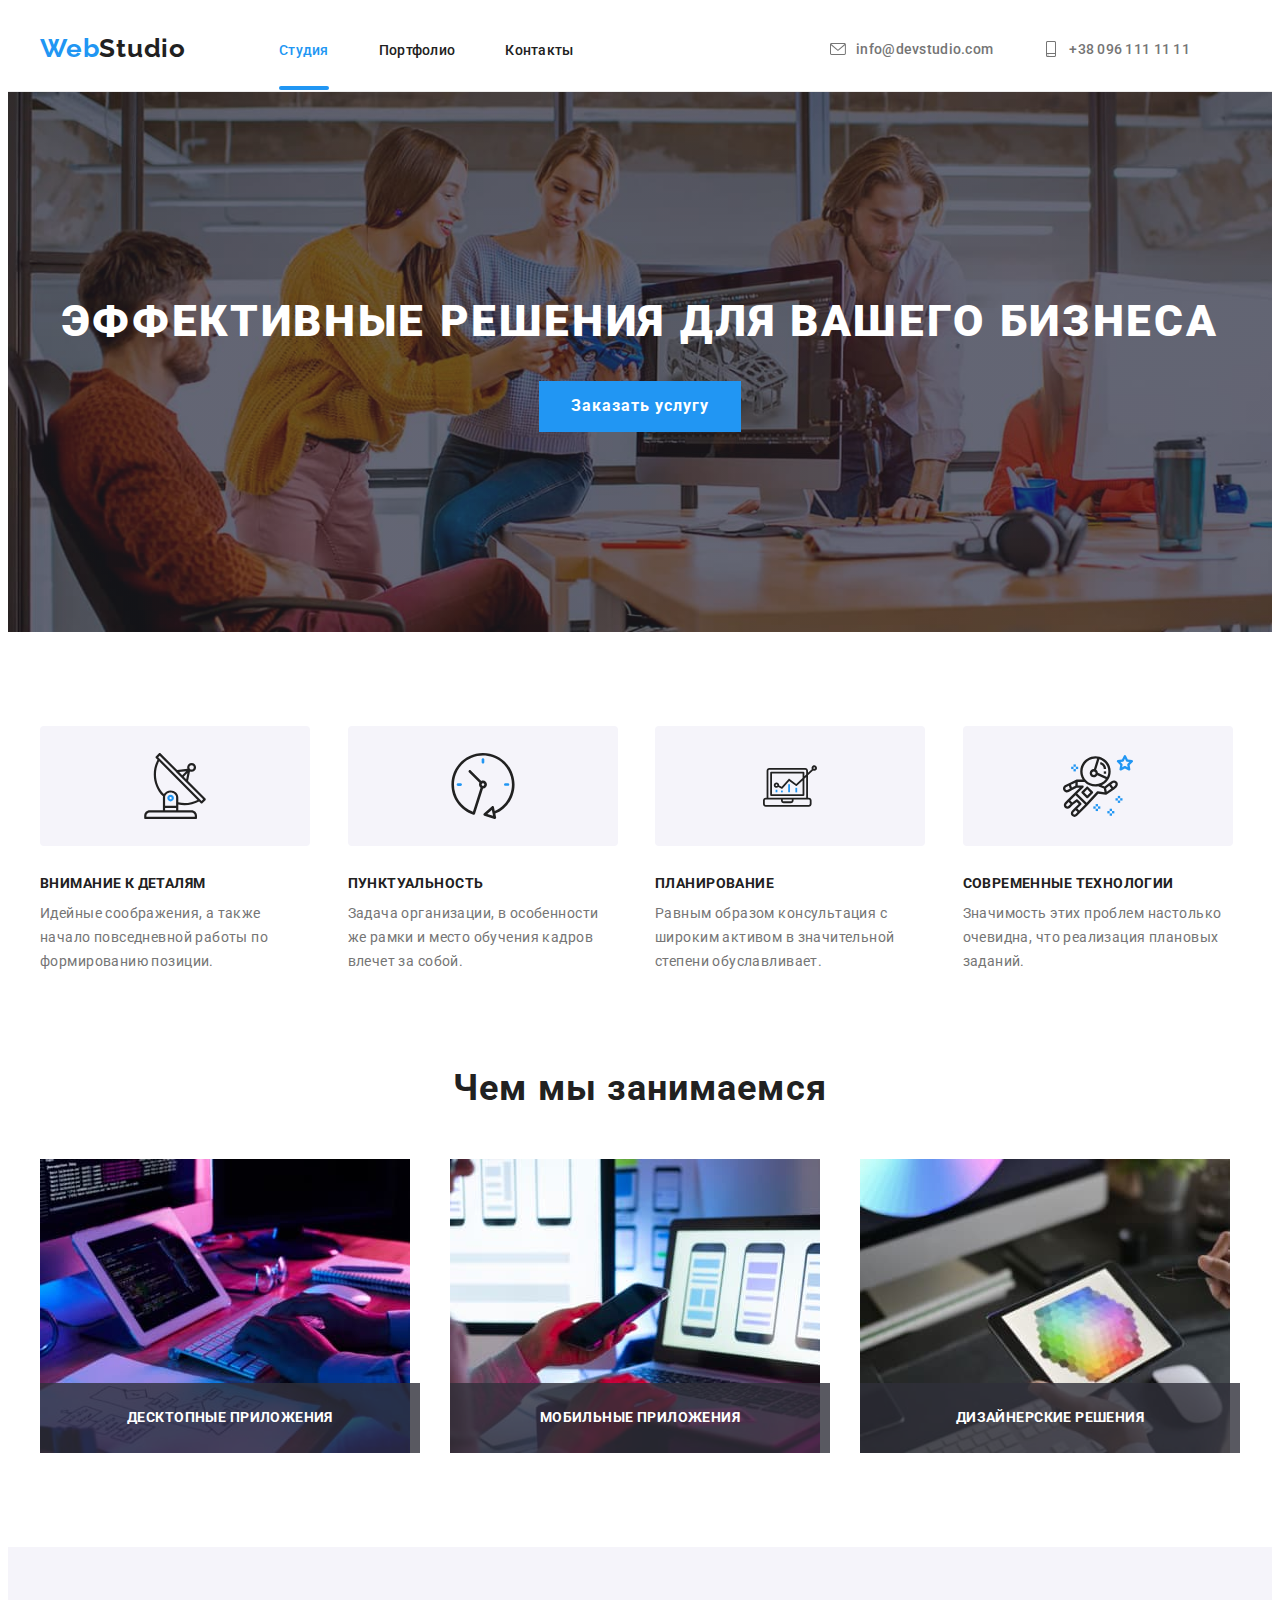
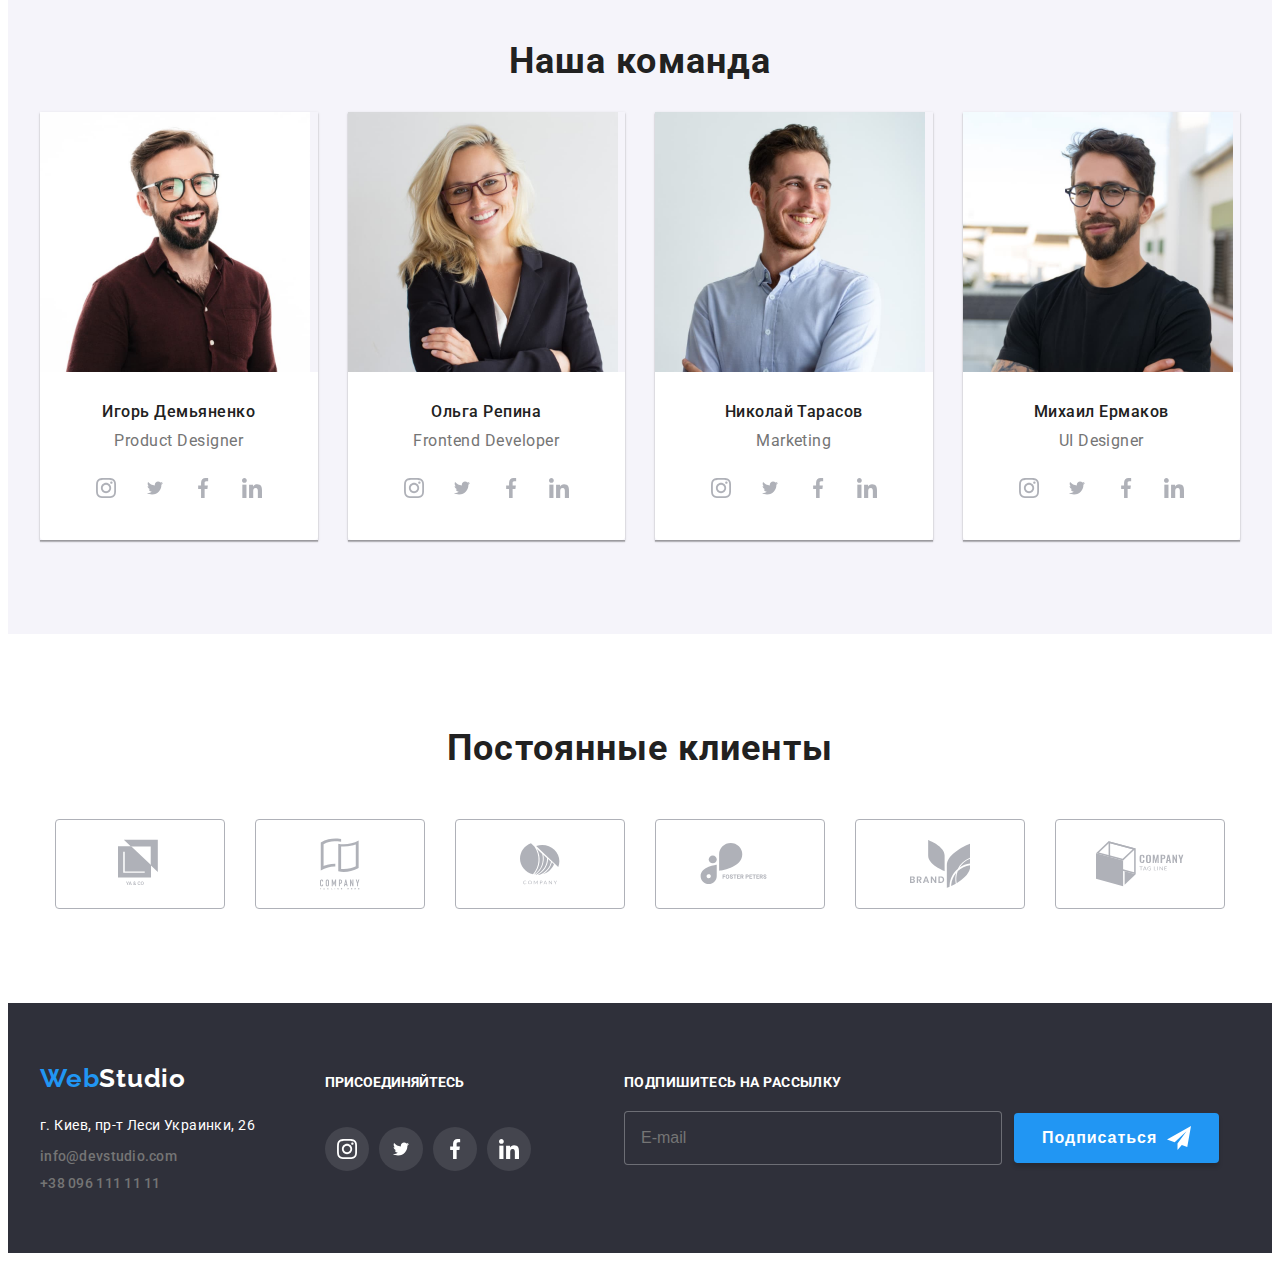
<file: index.html>
<!DOCTYPE html>
<html lang="ru">

<head>
    <meta charset='utf-8'>
    <meta http-equiv='X-UA-Compatible' content='IE=edge'>
    <meta name='viewport' content='width=device-width, initial-scale=1'>
    <title>Студия</title>
    <link rel="preconnect" href="https://fonts.gstatic.com">
    <link href="https://fonts.googleapis.com/css2?family=Raleway:wght@700&family=Roboto:wght@400;500;700;900&display=swap"
        rel="stylesheet">
    <link rel="stylesheet" href="https://cdnjs.cloudflare.com/ajax/libs/modern-normalize/1.0.0/modern-normalize.min.css" integrity="sha512-ISS7cAi1PEhQ8jnbJpJZMd29NlhNj4AWYyLOSp2CE/CsHxTCu+r+t0D2yoJudVrd0/8fTVPUVDzY5Tvli75u/g==" crossorigin="anonymous" />
    <link rel="stylesheet" href="https://cdnjs.cloudflare.com/ajax/libs/animate.css/4.1.1/animate.min.css" />
    <link rel="stylesheet" href="./css/main.min.css">

</head>
<body>
    <header class="header">
        <div class="container header__wrapper">
                <a class="logo header__logo link" href="" lang="en">Web<span class="logo__studio">Studio</span></a>
                <nav class="nav">
                <ul class="nav__list list">
                    <li class="nav__item">
                        <a class="nav__link nav__current link " href="">Студия</a>
                    </li>
                    <li class="nav__item">
                        <a class="nav__link link" href="./portfolio.html">Портфолио</a>
                    </li>
                    <li class="nav__item">
                        <a class="nav__link link" href="">Контакты</a>
                    </li>
                </ul>
            </nav>
            <ul class="contacts list">
                <li class="contacts__item">
                    <a class="contacts__link link" href="mailto:info@devstudio.com">
                        <svg class="contacts__icon" style="
                               width: 16px;
                               height: 12px;">
                            <use href="./images/icons/symbol-defs.svg#icon-envelope"></use>
                        </svg>
                        info@devstudio.com</a>
                </li>
                <li class="contacts__item">
                    <a class="contacts__link link" href="tel:+380961111111">
                        <svg class="contacts__icon" style="
                                    width: 16px;
                                    height: 16px;">
                            <use href="./images/icons/symbol-defs.svg#icon-smartphone"></use>
                        </svg>
                        +38 096 111 11 11</a>
                </li>
            </ul>
        </div>
    </header>
    <main>
        <!--HERO-->
        <section class="hero">
            <div class="container">
                <h1 class="hero-title">Эффективные решения для вашего бизнеса</h1>
                <button class="modal-btn" type="button" data-modal-open>Заказать услугу</button>
            </div>
        </section>
        
        <section class="qualities">
            <div class="container">
            <h2  class="visually-hidden">Характеристики</h2>
            <ul class="qualities__list list">
                <li class="qualities__item">
                    <div class="qualities__icon">
                    <svg style="
                    width: 66px;
                    height: 70px;">
                        <use href="./images/icons/symbol-defs.svg#icon-antenna"></use>
                    </svg>
                </div>
                    <h3 class="qualities__title">Внимание к деталям</h3>
                    <p class="description">Идейные соображения, а также начало повседневной работы по формированию позиции.</p>
                <li class="qualities__item">
                    <div class="qualities__icon">
                        <svg style="
                    width: 66px;
                    height: 70px;">
                            <use href="./images/icons/symbol-defs.svg#icon-clock"></use>
                        </svg>
                    </div>
                    <h3 class="qualities__title">Пунктуальность</h3>
                    <p class="description">Задача организации, в особенности же рамки и место обучения кадров влечет за собой.</p>
                </li>
                <li class="qualities__item">
                    <div class="qualities__icon">
                        <svg style="
                    width: 70px;
                    height: 54px;">
                            <use href="./images/icons/symbol-defs.svg#icon-diagram"></use>
                        </svg>
                    </div>
                    <h3 class="qualities__title">Планирование</h3>
                    <p class="description">Равным образом консультация с широким активом в значительной степени обуславливает.</p>
                </li>
                <li class="qualities__item">
                    <div class="qualities__icon">
                        <svg style="
                    width: 70px;
                    height: 70px;">
                            <use href="./images/icons/symbol-defs.svg#icon-astronaut"></use>
                        </svg>
                    </div>
                    <h3 class="qualities__title">Современные технологии</h3>
                    <p class="description">Значимость этих проблем настолько очевидна, что реализация плановых заданий.</p>
                </li>
            </ul>
            </div>
        </section>

        <section class="what-we-do">
            <div class="container">
            <h2 class="title">Чем мы занимаемся</h2>
            <ul class="what-we-do__list list">
                <li class="what-we-do__item">
                 
                    <img src="./images/img1.jpg" alt="Планшет с клавиатурой" width="370" height="294">
                    <p class="what-we-do__description">Десктопные приложения</p>
                    

                </li>
                <li class="what-we-do__item">
                   
                    <img src="./images/img2.jpg" alt="Ноутбук" width="370" height="294">
                    <p class="what-we-do__description">Мобильные приложения</p> 
                  
                </li>
                <li class="what-we-do__item">
                   
                    <img src="./images/img3.jpg" alt="Планшет" width="370" height="294">
                    <p class="what-we-do__description">Дизайнерские решения</p>
             
                </li>
            </ul>
            </div>
        </section>

        <section class="team">
            <div class="container">
                <h2 class="title">Наша команда</h2>
                <ul class="team__list list">
                    <li class="team__item">
                        <img src="./images/images-workers/igor.jpg" alt="мужчина" width="270" height="260">
                        <div class="team__wrapper">
                            <h3 class="team__name">Игорь Демьяненко</h3>
                            <p class="team__profession" lang="en">Product Designer</p>
                            <ul class="social-media-list list">
                                <li class="social-media-list__item">
                                    <a class="social-media-list__link link" href="">
                                        <svg class="social-media-list__icon" style="
                                          width: 20px;
                                        height: 20px;">
                                            <use href="./images/icons/symbol-defs.svg#icon-instagram"></use>
                                        </svg>
                                    </a>
                                </li>
                                <li class="social-media-list__item">
                                    <a class="social-media-list__link link" href="">
                                        <svg class="social-media-list__icon" style="
                                        width:20px;
                                        height: 16px;">
                                            <use href="./images/icons/symbol-defs.svg#icon-twitter"></use>
                                        </svg>
                                    </a>
                                </li>
                                <li class="social-media-list__item">
                                    <a class="social-media-list__link link" href="">
                                        <svg class="social-media-list__icon" style="
                                                width: 20px;
                                                height: 20px;">
                                            <use href="./images/icons/symbol-defs.svg#icon-facebook"></use>
                                        </svg>
                                    </a>
                                </li>
                                <li class="social-media-list__item">
                                    <a class="social-media-list__link link" href="">
                                        <svg class="social-media-list__icon" style="
                                        width: 20px;
                                        height: 20px;">
                                            <use href="./images/icons/symbol-defs.svg#icon-linkedin"></use>
                                        </svg>
                                    </a>
                                </li>
                            </ul>
                        </div>
                    </li>
                    <li class="team__item">
                        <img src="./images/images-workers/olga.jpg" alt="женщина" width="270" height="260">
                        <div class="team__wrapper">
                            <h3 class="team__name">Ольга Репина</h3>
                            <p class="team__profession" lang="en">Frontend Developer</p>
                            <ul class="social-media-list list">
                                <li class="social-media-list__item">
                                    <a class="social-media-list__link link" href="">
                                        <svg class="social-media-list__icon" style="
                                            width: 20px;
                                            height: 20px;">
                                            <use href="./images/icons/symbol-defs.svg#icon-instagram"></use>
                                        </svg>
                                    </a>
                                </li>
                                <li class="social-media-list__item">
                                    <a class="social-media-list__link link" href="">
                                        <svg class="social-media-list__icon" style="
                                            width:20px;
                                            height: 16px;">
                                            <use href="./images/icons/symbol-defs.svg#icon-twitter"></use>
                                        </svg>
                                    </a>
                                </li>
                                <li class="social-media-list__item">
                                    <a class="social-media-list__link link" href="">
                                        <svg class="social-media-list__icon" style="
                                            width: 20px;
                                            height: 20px;">
                                            <use href="./images/icons/symbol-defs.svg#icon-facebook"></use>
                                        </svg>
                                    </a>
                                </li>
                                <li class="social-media-list__item">
                                    <a class="social-media-list__link link" href="">
                                        <svg class="social-media-list__icon" style="
                                            width: 20px;
                                            height: 20px;">
                                            <use href="./images/icons/symbol-defs.svg#icon-linkedin"></use>
                                        </svg>
                                    </a>
                                </li>
                            </ul>
                        </div>
                    </li>
                    <li class="team__item">
                        <img src="./images/images-workers/nikolai.jpg" alt="мужчина" width="270" height="260">
                        <div class="team__wrapper">
                            <h3 class="team__name">Николай Тарасов</h3>
                            <p class="team__profession" lang="en">Marketing</p>
                            <ul class="social-media-list list">
                                <li class="social-media-list__item">
                                    <a class="social-media-list__link link" href="">
                                        <svg class="social-media-list__icon" style="
                                            width: 20px;
                                            height: 20px;">
                                            <use href="./images/icons/symbol-defs.svg#icon-instagram"></use>
                                        </svg>
                                    </a>
                                </li>
                                <li class="social-media-list__item">
                                    <a class="social-media-list__link link" href="">
                                        <svg class="social-media-list__icon" style="
                                            width: 20px;
                                            height: 16px;">
                                            <use href="./images/icons/symbol-defs.svg#icon-twitter"></use>
                                        </svg>
                                    </a>
                                </li>
                                <li class="social-media-list__item">
                                    <a class="social-media-list__link link" href="">
                                        <svg class="social-media-list__icon" style="
                                            width: 20px;
                                            height: 20px;">
                                            <use href="./images/icons/symbol-defs.svg#icon-facebook"></use>
                                        </svg>
                                    </a>
                                </li>
                                <li class="social-media-list__item">
                                    <a class="social-media-list__link link" href="">
                                        <svg class="social-media-list__icon" style="
                                            width: 20px;
                                            height: 20px;">
                                            <use href="./images/icons/symbol-defs.svg#icon-linkedin"></use>
                                        </svg>
                                    </a>
                                </li>
                            </ul>
                        </div>
                    </li>
                    <li class="team__item">
                        <img src="./images/images-workers/michail.jpg" alt="мужчина" width="270" height="260">
                        <div class="team__wrapper">
                            <h3 class="team__name">Михаил Ермаков</h3>
                            <p class="team__profession" lang="en">UI Designer</p>
                            <ul class="social-media-list list">
                                <li class="social-media-list__item">
                                    <a class="social-media-list__link link" href="">
                                        <svg class="social-media-list__icon" style="
                                            width: 20px;
                                            height: 20px;">
                                            <use href="./images/icons/symbol-defs.svg#icon-instagram"></use>
                                        </svg>
                                    </a>
                                </li>
                                <li class="social-media-list__item">
                                    <a class="social-media-list__link link" href="">
                                        <svg class="social-media-list__icon" style="
                                            width: 20px;
                                            height: 16px;">
                                            <use href="./images/icons/symbol-defs.svg#icon-twitter"></use>
                                        </svg>
                                    </a>
                                </li>
                                <li class="social-media-list__item">
                                    <a class="social-media-list__link link" href="">
                                        <svg class="social-media-list__icon" style="
                                            width: 20px;
                                            height: 20px;">
                                            <use href="./images/icons/symbol-defs.svg#icon-facebook"></use>
                                        </svg>
                                    </a>
                                </li>
                                <li class="social-media-list__item">
                                    <a class="social-media-list__link link" href="">
                                        <svg class="social-media-list__icon" style="
                                            width: 20px;
                                            height: 20px;">
                                            <use href="./images/icons/symbol-defs.svg#icon-linkedin"></use>
                                        </svg>
                                    </a>
                                </li>
                            </ul>
                        </div>
                    </li>
                </ul>
            </div>
        </section>


        <section class="clients">
            <div class="container">
            <h2 class="title">Постоянные клиенты</h2>
            <ul  class="clients__list list">
           <li class="clients__item">
               <a class="clients__link link">
                    <svg class="clients-icon" style="
                      width: 44px;
                      height: 50px;">
                        <use href="./images/icons/symbol-defs.svg#icon-logo-1"></use>
                    </svg>
                </a>
           </li>
           <li class="clients__item"> 
            <a class="clients__link link">
                <svg class="clients-icon" style="
                      width: 40px;
                      height: 52px;">
                    <use href="./images/icons/symbol-defs.svg#icon-logo-2" width="40" height="52"></use>
                </svg>
            </a>
               
           </li>
           <li class="clients__item"> 
            <a class="clients__link link">
                <svg class="clients-icon" style="
                      width: 40px;
                      height: 42px;">
                    <use href="./images/icons/symbol-defs.svg#icon-logo-3" width="40" height="42"></use>
                </svg>
            </a>
           </li>
           <li class="clients__item"> 
            <a class="clients__link link">
                <svg class="clients-icon" style="
                      width: 80px;
                      height: 42px;">
                    <use href="./images/icons/symbol-defs.svg#icon-logo-4" width="80" height="42"></use>
                </svg>
            </a>   
           </li>
           <li class="clients__item"> 
            <a class="clients__link link">
                <svg class="clients-icon" style="
                      width: 60px;
                      height: 48px;">
                    <use href="./images/icons/symbol-defs.svg#icon-logo-5" width="60" height="48"></use>
                </svg>
            </a>
           </li>
           <li class="clients__item">
        <a class="clients__link link">
                <svg class="clients-icon" style="
                      width: 88px;
                      height: 46px;">
                    <use href="./images/icons/symbol-defs.svg#icon-logo-6" width="88" height="46"></use>
                </svg>
            </a>
           </li>
        </ul>
        </div>
        </section>

    </main>

<footer class="footer">
    <div class="container footer__container">
        <div class="footer__wrapper">
            <a class="logo footer__logo link" href="" lang="en">Web<span class="footer__studio-footer">Studio</span></a>
            <address class="address">
                <ul class="address__list list">
                    <li class="address__item">
                        <a class="address__link link" href="https://goo.gl/maps/Q8naEn8hM8jCAFG47" target="_blank"
                            rel="noopener noreferrer">г. Киев, пр-т Леси Украинки, 26</a>
                    </li>
                    <li class="address__item">
                        <a class="footer__link link" href="mailto:info@devstudio.com">info@devstudio.com</a>
                    </li>
                    <li class="address__item">
                        <a class="footer__link link" href="tel:+380961111111">+38 096 111 11 11</a>
                    </li>
                </ul>
            </address>
        </div>
        <div class="footer-social-links">
            <p class="footer-social-links-title">ПРИСОЕДИНЯЙТЕСЬ</p>
            <ul class="social-media-list footer-social-media__list list">
                <li class="social-media-list__item">
                    <a class="social-media-list__link footer-social-media__link  link" href="">
                        <svg class="social-media-list__icon" style="
                                                      width: 20px;
                                                    height: 20px;">
                            <use href="./images/icons/symbol-defs.svg#icon-instagram"></use>
                        </svg>
                    </a>
                </li>
                <li class="social-media-list__item">
                    <a class="social-media-list__link footer-social-media__link link" href="">
                        <svg class="social-media-list__icon" style="
                                                    width:20px;
                                                    height: 16px;">
                            <use href="./images/icons/symbol-defs.svg#icon-twitter"></use>
                        </svg>
                    </a>
                </li>
                <li class="social-media-list__item">
                    <a class="social-media-list__link footer-social-media__link link" href="">
                        <svg class="social-media-list__icon" style="
                                                            width: 20px;
                                                            height: 20px;">
                            <use href="./images/icons/symbol-defs.svg#icon-facebook"></use>
                        </svg>
                    </a>
                </li>
                <li class="social-media-list__item">
                    <a class="social-media-list__link footer-social-media__link link" href="">
                        <svg class="social-media-list__icon" style="
                                                    width: 20px;
                                                    height: 20px;">
                            <use href="./images/icons/symbol-defs.svg#icon-linkedin"></use>
                        </svg>
                    </a>
                </li>
            </ul>
        </div>
        <div class="footer__form-wrapper">
            <p class="footer__form-desc">Подпишитесь на рассылку</p>
            <form action="#" class="form">
                <input type="text" name="user-email" placeholder="E-mail" class="form-input">
                <button type="submit" class="form-btn">Подписаться
                    <svg class="form-icon" style="
                                                          width: 24px;
                                                          height: 24px;">
                        <use href="./images/icons/sprite-send.svg#icon-icon-send"></use>
                    </svg>
                </button>

            </form>
        </div>
    </div>

</footer>

<div class="backdrop is-hidden" data-modal>
    <div class="modal">
        <button class="modal-close-btn" data-modal-close>
            <svg class="modal-close-btn-icon" style="
                width: 10px;
                height: 10px;">
                <use href="./images/icons/symbol-defs.svg#icon-modal-close-btn"></use>
            </svg>
        </button>

        <p class="modal-form-text">Оставьте свои данные, мы вам перезвоним</p>

        <form action="#" class="modal-form" autocomplete="off">
            <label class="modal-form-field">
                Имя
                <span class="modal-form-input-wrapper">
                    <input type="text" name="user-name" class="modal-form-input" required minlength="2">
                    <svg class="modal-form-icon">
                    <use href="./images/icons/sprite.svg#icon-person-form"></use>
                    </svg>
                </span>
            </label>
            <label class="modal-form-field">
                Телефон
                <span class="modal-form-input-wrapper">
                    <input type="tel" name="user-phone" class="modal-form-input" required  pattern="[0-9]{3}-[0-9]{3}-[0-9]{2}-[0-9]{2}" title="096-111-11-11">
                    <svg class="modal-form-icon">
                        <use href="./images/icons/sprite.svg#icon-phone-form"></use>
                    </svg>
                </span>
            </label>
        <label class="modal-form-field">
            Почта
            <span class="modal-form-input-wrapper">
                <input type="email" name="user-email" class="modal-form-input" required>
                <svg class="modal-form-icon">
                    <use href="./images/icons/sprite.svg#icon-email-form"></use>
                </svg>
            </span>
        </label>
            <label class="modal-form-field">
                Комментарий
                <textarea name="user-message" class="modal-form-message" placeholder="Введите текст"></textarea>
            </label>
            <input type="checkbox" id="user-term" name="user-term" class="modal-form-term visually-hidden">
            <label for="user-term" class="modal-form-check-desc">Соглашаюсь с рассылкой и принимаю&nbsp;<a href="">Условия
                    договора</a>
                </label>
            <button type="submit" class="modal-form-btn">Отправить</button>
        </form>


    </div>
</div>
<script src="./js/modal.js"></script>
</body>

</html>
</file>
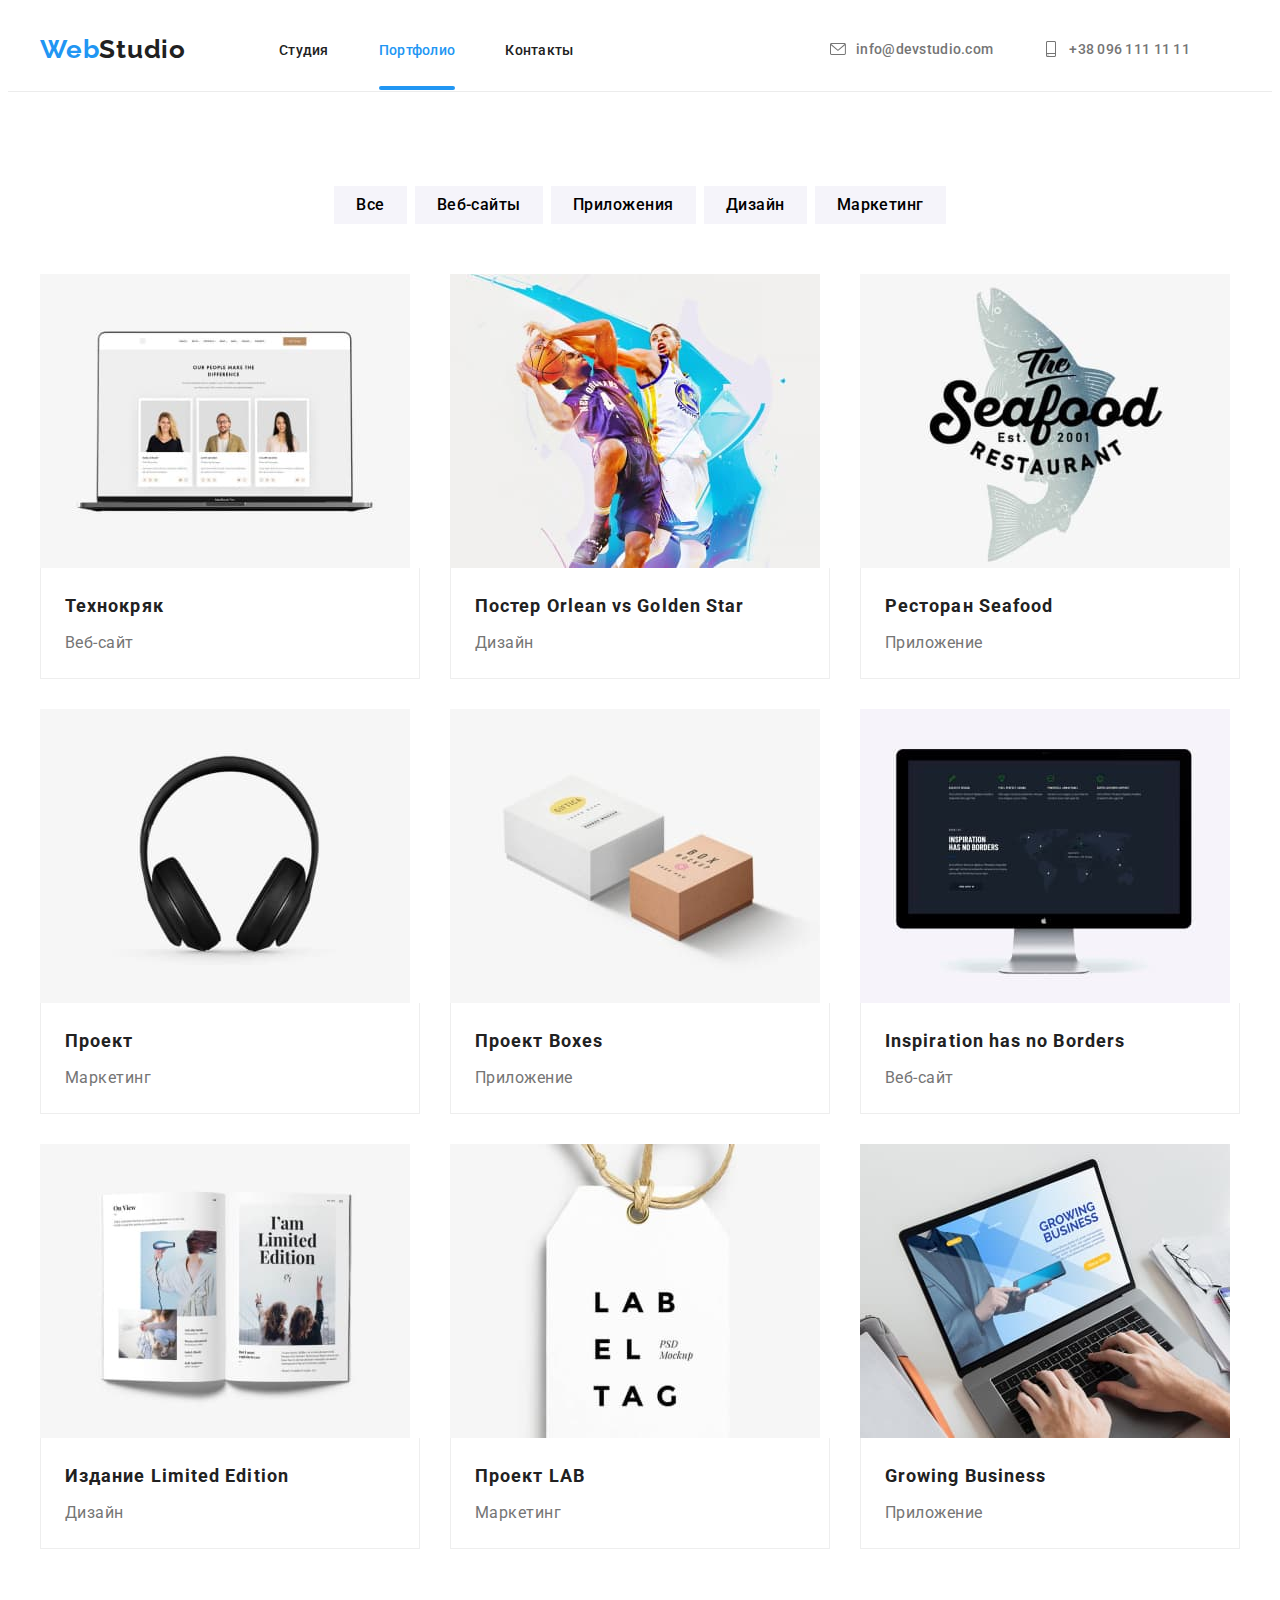
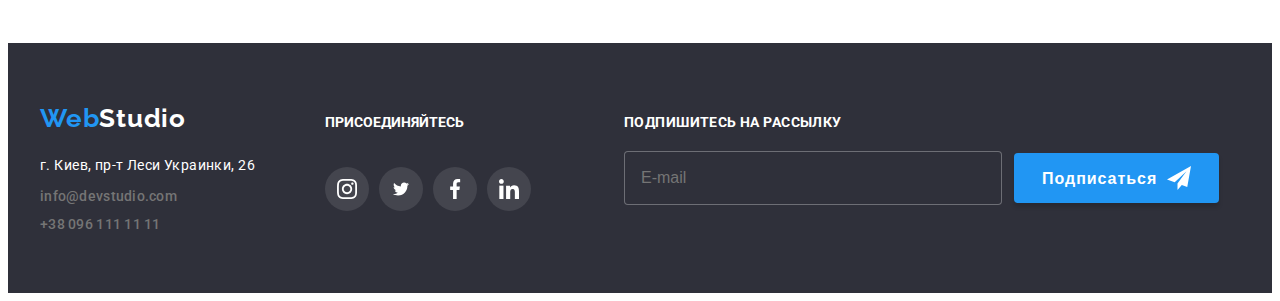
<file: portfolio.html>
<!DOCTYPE html>
<html lang="ru">

<head>
    <meta charset='utf-8'>
    <meta http-equiv='X-UA-Compatible' content='IE=edge'>
    <meta name='viewport' content='width=device-width, initial-scale=1'>
    <title>Портфолио</title>
    <link rel="preconnect" href="https://fonts.gstatic.com">
    <link
        href="https://fonts.googleapis.com/css2?family=Raleway:wght@700&family=Roboto:wght@400;500;700;900&display=swap"
        rel="stylesheet">
    <link rel="stylesheet" href="https://cdnjs.cloudflare.com/ajax/libs/modern-normalize/1.0.0/modern-normalize.min.css"
        integrity="sha512-ISS7cAi1PEhQ8jnbJpJZMd29NlhNj4AWYyLOSp2CE/CsHxTCu+r+t0D2yoJudVrd0/8fTVPUVDzY5Tvli75u/g=="
        crossorigin="anonymous" />
    <link rel="stylesheet" href="./css/main.min.css">

</head>

<body>
    <header class="header">
        <div class="container header__wrapper">
            <a class="logo link" href="" lang="en">Web<span class="logo__studio">Studio</span></a>
            <nav class="nav">
                <ul class="nav__list list">
                    <li class="nav__item">
                        <a class="nav__link link" href="./index.html">Студия</a>
                    </li>
                    <li class="nav__item">
                        <a class="nav__link link nav__current" href="">Портфолио</a>
                    </li>
                    <li class="nav__item">
                        <a class="nav__link link" href="">Контакты</a>
                    </li>
                </ul>
            </nav>
            <ul class="contacts list">
                <li class="contacts__item">
                    <a class="contacts__link link" href="mailto:info@devstudio.com">
                        <svg class="contacts__icon" style="
                                   width: 16px;
                                   height: 12px;">
                            <use href="./images/icons/symbol-defs.svg#icon-envelope"></use>
                        </svg>
                        info@devstudio.com</a>
                </li>
                <li class="contacts__item">
                    <a class="contacts__link link" href="tel:+380961111111">
                        <svg class="contacts__icon" style="
                                        width: 16px;
                                        height: 16px;">
                            <use href="./images/icons/symbol-defs.svg#icon-smartphone"></use>
                        </svg>
                        +38 096 111 11 11</a>
                </li>
            </ul>
        </div>
    </header>
    

    <main>
        <section class="portfolio">
            <div class="container">
                <h2 class="visually-hidden">Кнопки</h2>
                <ul class="filter list">
                    <li class="filter__item"><button class="portfolio-btn" type="button">Все</button></li>
                    <li class="filter__item"><button class="portfolio-btn" type="button">Веб-сайты</button>
                    </li>
                    <li class="filter__item"><button class="portfolio-btn" type="button">Приложения</button>
                    </li>
                    <li class="filter__item"><button class="portfolio-btn" type="button">Дизайн</button></li>
                    <li class="filter__item"><button class="portfolio-btn" type="button">Маркетинг</button>
                    </li>
                </ul>


                <ul class="cards list">
                    <li class="cards__item">
                        <a class="cards__link link" href="">
                            <div class="cards__wrapper">
                            <img src="./images/images-portfolio/img1.jpg" alt="Три фото" width="370" height="294">
                            <p class="cards__overlay">Технокряк это современная площадка распространения коронавируса. Компании используют эту платформу для цифрового
                            шпионажа и атак на защищённые сервера конкурентов.</p>
                            </div>
                            <div class="cards__description">
                                <h3 class="cards__title">Технокряк</h3>
                                <p class="cards__category">Веб-сайт</p>
                            </div>
                        </a>
                    </li>
                    <li class="cards__item">
                        <a class="cards__link link" href="">
                            <div class="cards__wrapper">
                            <img src="./images/images-portfolio/img2.jpg" alt="Баскетболисты" width="370" height="294">
                            <p class="cards__overlay">Технокряк это современная площадка распространения коронавируса. Компании используют эту платформу
                                для цифрового шпионажа и атак на защищённые сервера конкурентов.</p>
                                </div>
                            <div class="cards__description">
                                <h3 class="cards__title">Постер <span class="en-language" lang="en"> Orlean vs
                                        Golden Star</span></h3>
                                <p class="cards__category">Дизайн</p>
                            </div>
                        </a>
                    </li>
                    <li class="cards__item">
                        <a class="cards__link link" href="">
                            <div class="cards__wrapper">
                            <img src="./images/images-portfolio/img3.jpg" alt="Лого ресторана" width="370" height="294">
                            <p class="cards__overlay">Технокряк это современная площадка распространения коронавируса. Компании используют эту платформу
                                для цифровогo шпионажа и атак на защищённые сервера конкурентов.</p>
                            </div>
                            <div class="cards__description">
                                <h3 class="cards__title">Ресторан <span class="en-language"
                                        lang="en">Seafood</span></h3>
                                <p class="cards__category">Приложение</p>
                            </div>
                        </a>
                    </li>
                    <li class="cards__item">
                        <a class="cards__link link" href="">
                            <div class="cards__wrapper">
                            <img src="./images/images-portfolio/img4.jpg" alt="Наушники" width="370" height="294">
                            <p class="cards__overlay">Технокряк это современная площадка распространения коронавируса. Компании используют эту платформу
                                для цифровогo шпионажа и атак на защищённые сервера конкурентов.</p>
                            </div>
                            <div class="cards__description">
                                <h3 class="cards__title">Проект <span class="en-language" lang="en"></span></h3>
                                <p class="cards__category">Маркетинг</p>
                            </div>
                        </a>
                    </li>
                    <li class="cards__item">
                        <a class="cards__link link" href="">
                            <div class="cards__wrapper">
                            <img src="./images/images-portfolio/img5.jpg" alt="Две коробки" width="370" height="294">
                            <p class="cards__overlay">Технокряк это современная площадка распространения коронавируса. Компании используют эту платформу
                                для цифровогo шпионажа и атак на защищённые сервера конкурентов.</p>
                            </div>
                            <div class="cards__description">
                                <h3 class="cards__title">Проект <span class="en-language" lang="en">Boxes</span>
                                </h3>
                                <p class="cards__category">Приложение</p>
                            </div>
                        </a>
                    </li>
                    <li class="cards__item">
                        <a class="cards__link link" href="">
                            <div class="cards__wrapper">
                            <img src="./images/images-portfolio/img6.jpg" alt="Монитор" width="370" height="294">
                            <p class="cards__overlay">Технокряк это современная площадка распространения коронавируса. Компании используют эту платформу
                                для цифровогo шпионажа и атак на защищённые сервера конкурентов.</p>
                            </div>
                            <div class="cards__description">
                                <h3 class="cards__title" lang="en">Inspiration has no Borders</h3>
                                <p class="cards__category">Веб-сайт</p>
                            </div>
                        </a>
                    </li>
                    <li class="cards__item">
                        <a class="cards__link link" href="">
                            <div class="cards__wrapper">
                            <img src="./images/images-portfolio/img7.jpg" alt="Книга" width="370" height="294">
                            <p class="cards__overlay">Технокряк это современная площадка распространения коронавируса. Компании используют эту платформу
                                для цифровогo шпионажа и атак на защищённые сервера конкурентов.</p>
                            </div>
                            <div class="cards__description">
                                <h3 class="cards__title">Издание <span class="en-language" lang="en">Limited
                                        Edition</span></h3>
                                <p class="cards__category">Дизайн</p>
                            </div>
                        </a>
                    </li>
                    <li class="cards__item">
                        <a class="cards__link link" href="">
                            <div class="cards__wrapper">
                            <img src="./images/images-portfolio/img8.jpg" alt="Этикетка" width="370" height="294">
                            <p class="cards__overlay">Технокряк это современная площадка распространения коронавируса. Компании используют эту платформу
                                для цифровогo шпионажа и атак на защищённые сервера конкурентов.</p>
                            </div>
                            <div class="cards__description">
                                <h3 class="cards__title">Проект <span class="en-language" lang="en">LAB</span>
                                </h3>
                                <p class="cards__category">Маркетинг</p>
                            </div>
                        </a>

                    </li>
                    <li class="cards__item">
                        <a class="cards__link link" href="">
                            <div class="cards__wrapper">
                            <img src="./images/images-portfolio/img9.jpg" alt="Руки  печатают на ноутбуке" width="370"
                                height="294">
                                <p class="cards__overlay">Технокряк это современная площадка распространения коронавируса. Компании используют эту платформу
                                    для цифровогo шпионажа и атак на защищённые сервера конкурентов.</p>
                            </div>
                            <div class="cards__description">
                                <h3 class="cards__title" lang="en">Growing Business</h3>
                                <p class="cards__category">Приложение</p>
                            </div>
                        </a>
                    </li>
                </ul>
            </div>
        </section>
    </main>

<footer class="footer">
    <div class="container footer__container">
        <div class="footer__wrapper">
            <a class="logo footer__logo link" href="" lang="en">Web<span class="footer__studio-footer">Studio</span></a>
            <address class="address">
                <ul class="address__list list">
                    <li class="address__item">
                        <a class="address__link link" href="https://goo.gl/maps/Q8naEn8hM8jCAFG47" target="_blank"
                            rel="noopener noreferrer">г. Киев, пр-т Леси Украинки, 26</a>
                    </li>
                    <li class="address__item">
                        <a class="footer__link link" href="mailto:info@devstudio.com">info@devstudio.com</a>
                    </li>
                    <li class="address__item">
                        <a class="footer__link link" href="tel:+380961111111">+38 096 111 11 11</a>
                    </li>
                </ul>
            </address>
        </div>
        <div class="footer-social-links">
            <p class="footer-social-links-title">ПРИСОЕДИНЯЙТЕСЬ</p>
            <ul class="social-media-list footer-social-media__list list">
                <li class="social-media-list__item">
                    <a class="social-media-list__link footer-social-media__link  link" href="">
                        <svg class="social-media-list__icon" style="
                                                      width: 20px;
                                                    height: 20px;">
                            <use href="./images/icons/symbol-defs.svg#icon-instagram"></use>
                        </svg>
                    </a>
                </li>
                <li class="social-media-list__item">
                    <a class="social-media-list__link footer-social-media__link link" href="">
                        <svg class="social-media-list__icon" style="
                                                    width:20px;
                                                    height: 16px;">
                            <use href="./images/icons/symbol-defs.svg#icon-twitter"></use>
                        </svg>
                    </a>
                </li>
                <li class="social-media-list__item">
                    <a class="social-media-list__link footer-social-media__link link" href="">
                        <svg class="social-media-list__icon" style="
                                                            width: 20px;
                                                            height: 20px;">
                            <use href="./images/icons/symbol-defs.svg#icon-facebook"></use>
                        </svg>
                    </a>
                </li>
                <li class="social-media-list__item">
                    <a class="social-media-list__link footer-social-media__link link" href="">
                        <svg class="social-media-list__icon" style="
                                                    width: 20px;
                                                    height: 20px;">
                            <use href="./images/icons/symbol-defs.svg#icon-linkedin"></use>
                        </svg>
                    </a>
                </li>
            </ul>
        </div>
        <div class="footer__form-wrapper">
            <p class="footer__form-desc">Подпишитесь на рассылку</p>
            <form action="#" class="form">
                <input type="text" name="user-email" placeholder="E-mail" class="form-input">
                <button type="submit" class="form-btn">Подписаться
                    <svg class="form-icon" style="
                                                          width: 24px;
                                                          height: 24px;">
                        <use href="./images/icons/sprite-send.svg#icon-icon-send"></use>
                    </svg>
                </button>

            </form>
        </div>
    </div>

</footer>

</body>

</html>
</file>
<file: css/main.min.css>
:root {
  --main-font: "Roboto", sans-serif;
  --secondary-font: "Raleway", sans-serif;
  --accent-color: #2196f3;
  --color: #212121;
  --background: #ffffff;
  --contact-link-color: rgba(255, 255, 255, 0.6);
  --hero-background-color: #2f303a;
  --description-color: #757575;
  --team-background: #f5f4fa;
  --header-border-color: #ececec;
  --portfolio-border-color: #eeeeee;
  --clients-list-border-color: #afb1b8;
}
.visually-hidden {
  position: absolute !important;
  clip: rect(1px 1px 1px 1px);
  clip: rect(1px, 1px, 1px, 1px);
  padding: 0 !important;
  border: 0 !important;
  height: 1px !important;
  width: 1px !important;
  overflow: hidden;
}
body {
  font-family: var(--main-font);
  color: var(--color);
}
h1,
h2,
h3,
h4,
h5,
h6,
p {
  margin: 0;
}
ul,
ol {
  margin: 0;
  padding: 0;
}
img {
  display: block;
}
.link {
  text-decoration: none;
  color: inherit;
}
.list {
  list-style: none;
}
.address {
  font-style: normal;
}
.img {
  display: block;
}
.container {
  width: 1200px;
  margin: 0 auto;
  padding-left: 15px;
  padding-right: 15px;
}
.logo {
  font-family: var(--secondary-font);
  font-weight: 700;
  font-size: 26px;
  line-height: 1.19;
  letter-spacing: 0.03em;
  color: var(--accent-color);
}
.contacts {
  display: flex;
  margin-left: auto;
  align-items: center;
}
.hero-title {
  font-weight: 900;
  font-size: 44px;
  line-height: 1.36;
  text-align: center;
  letter-spacing: 0.06em;
  text-transform: uppercase;
  color: var(--background);
  margin-bottom: 30px;
}
.modal {
  position: absolute;
  top: 50%;
  left: 50%;
  width: 528px;
  height: 580px;
  background-color: var(--background);
  box-shadow: 0px 1px 3px rgba(0, 0, 0, 0.12), 0px 1px 1px rgba(0, 0, 0, 0.14),
    0px 2px 1px rgba(0, 0, 0, 0.2);
  border-radius: 4px;
  transform: translate(-50%, -50%) scale(1);
  transition: transform 250ms cubic-bezier(0.4, 0, 0.2, 1);
  padding: 40px;
}
.modal-close-btn {
  position: absolute;
  top: 8px;
  right: 8px;
  width: 30px;
  height: 30px;
  background: var(--background);
  border: 1px solid rgba(0, 0, 0, 0.1);
  border-radius: 50%;
  cursor: pointer;
}
.is-hidden {
  opacity: 0;
  visibility: hidden;
  pointer-events: none;
}
.modal-form {
  display: flex;
  flex-direction: column;
}
.modal-form-text {
  font-weight: 700;
  font-size: 20px;
  line-height: 1.15;
  text-align: center;
  letter-spacing: 0.03em;
  color: var(--color);
}
.modal-form-input-wrapper {
  position: relative;
}
.modal-form-input {
  width: 100%;
  height: 40px;
  border: 1px solid rgba(33, 33, 33, 0.2);
  border-radius: 4px;
  padding-left: 42px;
  transition: border-color 250ms cubic-bezier(0.4, 0, 0.2, 1);
}
.modal-form-input:focus {
  outline: none;
  border-color: var(--accent-color);
}
.modal-form-input-wrapper {
  display: block;
  margin-top: 4px;
}
.modal-form-icon {
  position: absolute;
  top: 50%;
  left: 12px;
  transform: translateY(-50%);
  display: block;
  width: 18px;
  height: 18px;
  fill: var(--color);
  transition: fill 250ms cubic-bezier(0.4, 0, 0.2, 1);
}
.modal-form-input:focus + .modal-form-icon {
  fill: var(--accent-color);
}
.modal-form-field {
  font-size: 12px;
  line-height: 1.67;
  letter-spacing: 0.01em;
  color: var(--description-color);
  margin-bottom: 10px;
}
.modal-form-message {
  width: 100%;
  height: 120px;
  border: 1px solid rgba(33, 33, 33, 0.2);
  border-radius: 4px;
  padding: 12px 16px;
  resize: none;
  transition: border-color 250ms cubic-bezier(0.4, 0, 0.2, 1);
  margin-top: 4px;
}
.modal-form-message::placeholder {
  color: rgba(117, 117, 117, 0.5);
}
.modal-form-message:focus {
  outline: none;
  border-color: var(--accent-color);
}
.modal-form-check-desc {
  font-size: 14px;
  line-height: 1.71;
  display: flex;
  align-items: center;
  margin-bottom: 30px;
}
.modal-form-check-desc::before {
  display: block;
  content: "";
  width: 16px;
  height: 16px;
  outline: 1px solid #000000;
  cursor: pointer;
  margin-right: 8px;
  background-image: url("../images/icons/check-icon-new.svg");
  background-position: center;
  background: var(--background);
  box-shadow: 0px 1px 3px rgba(0, 0, 0, 0.12), 0px 1px 1px rgba(0, 0, 0, 0.14),
    0px 2px 1px rgba(0, 0, 0, 0.2);
  border-radius: 4px;
}
.modal-form-term:checked + .modal-form-check-desc::before {
  background-image: url("../images/icons/check-icon-new.svg");
  background-color: var(--accent-color);
  outline: none;
  background-position: center;
  background-size: 100%;
  background-repeat: no-repeat;
}
.modal-form-btn {
  font-weight: 700;
  font-size: 16px;
  font-family: inherit;
  line-height: 1.9;
  letter-spacing: 0.06em;
  cursor: pointer;
  align-self: center;
  color: var(--background);
  background: var(--accent-color);
  border: 0px;
  min-width: 200px;
  padding: 10px 32px;
  transition: color 250ms cubic-bezier(0.4, 0, 0.2, 1),
    background-color 250ms cubic-bezier(0.4, 0, 0.2, 1);
}
.modal-form-btn:hover,
.modal-form-btn:focus {
  background-color: var(--accent-color);
  color: #ffffff;
}
.modal-btn {
  font-weight: 700;
  font-size: 16px;
  font-family: inherit;
  line-height: 1.9;
  letter-spacing: 0.06em;
  cursor: pointer;
  color: var(--background);
  background: var(--accent-color);
  border: 0px;
  min-width: 200px;
  padding: 10px 32px;
}
.title {
  font-weight: 700;
  font-size: 36px;
  line-height: 1.14;
  text-align: center;
  letter-spacing: 0.03em;
  margin-bottom: 50px;
}
.social-media-list {
  display: flex;
  justify-content: space-between;
  align-items: center;
  margin-top: 16px;
}
.social-media-list__link {
  display: flex;
  justify-content: center;
  align-items: center;
  background-color: var(--background);
  width: 44px;
  height: 44px;
  border-radius: 50%;
  fill: var(--clients-list-border-color);
  transition: background-color 250ms cubic-bezier(0.4, 0, 0.2, 1),
    fill 250ms cubic-bezier(0.4, 0, 0.2, 1);
}
.social-media-list__link:hover,
.social-media-list__link:focus {
  background-color: var(--accent-color);
  fill: var(--background);
}
.backdrop {
  position: fixed;
  top: 0;
  left: 0;
  width: 100vw;
  height: 100vh;
  background-color: rgba(0, 0, 0, 0.2);
  opacity: 1;
  transition: opacity 250ms cubic-bezier(0.4, 0, 0.2, 1);
}
.portfolio-btn {
  font-weight: 500;
  font-size: 16px;
  font-family: inherit;
  line-height: 1.63;
  text-align: center;
  letter-spacing: 0.03em;
  cursor: pointer;
  border: 0px;
  background: var(--team-background);
  padding: 6px 22px;
  transition: color 250ms cubic-bezier(0.4, 0, 0.2, 1),
    background 250ms cubic-bezier(0.4, 0, 0.2, 1),
    box-shadow 250ms cubic-bezier(0.4, 0, 0.2, 1);
}
.portfolio-btn:hover,
.portfolio-btn:focus {
  color: var(--background);
  background: var(--accent-color);
  box-shadow: 0px 4px 4px rgba(0, 0, 0, 0.25), 0px 4px 4px rgba(0, 0, 0, 0.25),
    0px 4px 4px rgba(0, 0, 0, 0.25), 0px 4px 4px rgba(0, 0, 0, 0.25);
}
.form-btn {
  display: flex;
  align-items: center;
  min-width: 200px;
  height: 50px;
  margin-left: 12px;
  padding: 10px 28px;
  box-shadow: 0px 4px 4px rgba(0, 0, 0, 0.15);
  border-radius: 4px;
  background-color: var(--accent-color);
  border: 0px;
  cursor: pointer;
  font-weight: 700;
  font-size: 16px;
  line-height: 1.85;
  text-align: center;
  letter-spacing: 0.06em;
  color: #ffffff;
  transition: background-color 250ms cubic-bezier(0.4, 0, 0.2, 1);
}
.form-btn:hover,
.form-btn:focus {
  background-color: #188ce8;
}
.form-btn .form-icon {
  fill: #ffffff;
  margin-left: 10px;
}
.header {
  background: var(--background);
  border-bottom: 1px solid var(--header-border-color);
}
.header__wrapper {
  display: flex;
  align-items: center;
}
.header__logo {
  padding-top: 24px;
  padding-bottom: 25px;
}
.header .logo__studio {
  color: var(--color);
}
.header .nav {
  display: flex;
  align-items: center;
  margin-left: 93px;
}
.header .nav__list {
  display: flex;
  align-items: center;
}
.header .nav__item:not(:last-child) {
  margin-right: 50px;
}
.header .nav__link {
  position: relative;
  font-weight: 500;
  font-size: 14px;
  line-height: 1.14;
  padding-top: 32px;
  padding-bottom: 32px;
  letter-spacing: 0.02em;
  color: var(--color);
  transition: color 250ms cubic-bezier(0.4, 0, 0.2, 1);
}
.header .nav__link:hover,
.header .nav__link:focus {
  color: var(--accent-color);
}
.header .nav__current {
  color: var(--accent-color);
}
.header .nav__current::after {
  display: block;
  content: "";
  position: absolute;
  bottom: 0;
  left: 0;
  background-color: var(--accent-color);
  width: 100%;
  height: 4px;
  border-radius: 2px;
}
.header .contacts__item {
  margin-right: 50px;
}
.header .contacts__link {
  font-weight: 500;
  font-size: 14px;
  line-height: 1.33;
  letter-spacing: 0.02em;
  color: var(--description-color);
  padding-top: 32px;
  padding-bottom: 32px;
  display: flex;
  align-items: center;
  transition: color 250ms cubic-bezier(0.4, 0, 0.2, 1);
}
.header .contacts__link:hover,
.header .contacts__link:focus {
  color: var(--accent-color);
}
.header .contacts__link:hover svg,
.header .contacts__link:focus svg {
  fill: var(--accent-color);
}
.header .contacts__icon {
  margin-right: 10px;
  fill: var(--description-color);
  transition: fill 250ms cubic-bezier(0.4, 0, 0.2, 1);
}
.hero {
  background-color: var(--hero-background-color);
  background-image: linear-gradient(
      to right,
      rgba(47, 48, 58, 0.4),
      rgba(47, 48, 58, 0.4)
    ),
    url(../images/hero-bg.jpg);
  background-repeat: no-repeat;
  background-size: cover;
  text-align: center;
  padding-top: 200px;
  padding-bottom: 200px;
  max-width: 1600px;
  margin: 0 auto;
}
.qualities {
  padding-top: 94px;
  padding-bottom: 47px;
}
.qualities__list {
  display: flex;
  align-items: center;
  margin-left: -30px;
  margin-top: -30px;
}
.qualities__item {
  flex-basis: calc(100% / 4 - 30px);
  margin-left: 30px;
  margin-top: 30px;
}
.qualities__icon {
  display: flex;
  justify-content: center;
  align-items: center;
  width: 270px;
  height: 120px;
  background: var(--team-background);
  border-radius: 4px;
  margin-bottom: 30px;
}
.qualities__title {
  font-weight: 700;
  font-size: 14px;
  line-height: 1.14;
  letter-spacing: 0.03em;
  text-transform: uppercase;
  margin-bottom: 10px;
  color: var(--color);
}
.qualities .description {
  font-size: 14px;
  line-height: 1.71;
  letter-spacing: 0.03em;
  color: var(--description-color);
  width: 270px;
}
.what-we-do {
  padding-top: 47px;
  padding-bottom: 94px;
}
.what-we-do__list {
  display: flex;
  align-items: center;
  flex-wrap: wrap;
  margin-top: -30px;
  margin-left: -30px;
}
.what-we-do__item {
  position: relative;
  flex-basis: calc(100% / 3 - 30px);
  margin-left: 30px;
  margin-top: 30px;
}
.what-we-do__description {
  position: absolute;
  display: block;
  bottom: 0;
  right: 0;
  width: 100%;
  font-weight: 700;
  font-size: 14px;
  line-height: 1.14;
  text-align: center;
  letter-spacing: 0.03em;
  text-transform: uppercase;
  color: var(--background);
  padding-top: 27px;
  padding-bottom: 27px;
  background: rgba(47, 48, 58, 0.8);
}
.team {
  background: var(--team-background);
  padding-top: 94px;
  padding-bottom: 94px;
}
.team__list {
  display: flex;
  flex-wrap: wrap;
  text-align: center;
  margin-left: -30px;
  margin-top: -50px;
}
.team__item {
  flex-basis: calc(100% / 4 - 30px);
  margin-left: 30px;
  margin-top: 30px;
  box-shadow: 0px 1px 3px rgba(0, 0, 0, 0.12), 0px 1px 1px rgba(0, 0, 0, 0.14),
    0px 2px 1px rgba(0, 0, 0, 0.2);
}
.team__name {
  font-weight: 500;
  font-size: 16px;
  line-height: 1.19;
  letter-spacing: 0.03em;
  margin-bottom: 10px;
}
.team__profession {
  font-size: 16px;
  line-height: 1.19;
  letter-spacing: 0.03em;
  color: var(--description-color);
}
.team__wrapper {
  padding-top: 30px;
  padding-right: 44px;
  padding-bottom: 30px;
  padding-left: 44px;
  background-color: var(--background);
  border-radius: 0px 0px 4px 4px;
}
.clients {
  padding-top: 94px;
  padding-bottom: 94px;
}
.clients__list {
  display: flex;
  flex-direction: row;
  justify-content: center;
  margin-left: -30px;
  margin-top: 50px;
}
.clients__item {
  margin-left: 30px;
}
.clients__link {
  display: flex;
  align-items: center;
  justify-content: center;
  width: 170px;
  height: 90px;
  border: 1px solid var(--clients-list-border-color);
  box-sizing: border-box;
  border-radius: 4px;
  fill: var(--clients-list-border-color);
  transition: border 250ms cubic-bezier(0.4, 0, 0.2, 1),
    fill 250ms cubic-bezier(0.4, 0, 0.2, 1);
}
.clients__link:hover,
.clients__link:focus {
  border: 1px solid var(--accent-color);
  fill: var(--accent-color);
  cursor: pointer;
}
.footer {
  background: var(--hero-background-color);
  padding: 60px 0px;
}
.footer__container {
  display: flex;
  align-items: baseline;
}
.footer__wrapper {
  box-sizing: border-box;
}
.footer__studio-footer {
  background: var(--hero-background-color);
  color: var(--background);
}
.footer__link {
  font-weight: 500;
  font-size: 14px;
  line-height: 1.33;
  letter-spacing: 0.02em;
  color: var(--description-color);
  display: flex;
  align-items: center;
  transition: color 250ms cubic-bezier(0.4, 0, 0.2, 1);
}
.footer__link:hover,
.footer__link:focus {
  color: var(--accent-color);
}
.footer .address {
  display: flex;
  flex-direction: column;
  margin-top: 20px;
}
.footer .address__item:not(:last-child) {
  margin-bottom: 9px;
}
.footer .address__link {
  font-size: 14px;
  line-height: 1.71;
  letter-spacing: 0.03em;
  color: var(--background);
  transition: color 250ms cubic-bezier(0.4, 0, 0.2, 1);
}
.footer .address__link:hover,
.footer .address__link:focus {
  color: var(--accent-color);
}
.footer .footer-social-links {
  display: block;
  box-sizing: border-box;
  width: 206px;
  margin-left: 70px;
}
.footer .footer-social-links .footer-social-links-title {
  display: inline-block;
  align-items: center;
  font-weight: 700;
  font-size: 14px;
  line-height: 1.14;
  color: var(--background);
  margin-bottom: 20px;
}
.footer .footer-social-links .footer-social-media__link {
  background: rgba(255, 255, 255, 0.1);
  fill: var(--background);
}
.footer .footer-social-links .footer-social-media__link:hover,
.footer .footer-social-links .footer-social-media__link:focus {
  background-color: var(--accent-color);
  fill: var(--background);
}
.footer__form-wrapper {
  display: block;
  margin-left: 93px;
}
.footer__form-desc {
  font-weight: 700;
  font-size: 14px;
  line-height: 1.14;
  letter-spacing: 0.03em;
  text-transform: uppercase;
  color: var(--background);
  margin-bottom: 20px;
}
.footer__form-wrapper .form {
  display: flex;
  align-items: center;
}
.footer__form-wrapper .form .form-input {
  width: 358px;
  height: 50px;
  border: 1px solid rgba(255, 255, 255, 0.3);
  border-radius: 4px;
  background-color: var(--hero-background-color);
  color: #ffffff;
  padding-left: 16px;
  transition: border 250ms cubic-bezier(0.4, 0, 0.2, 1);
  font-size: 16px;
}
.footer__form-wrapper .form::placeholder {
  color: rgba(255, 255, 255, 0.6);
}
.footer__form-wrapper .form:focus {
  border: 1px solid var(--accent-color);
  outline: none;
}
.portfolio {
  padding-bottom: 94px;
  padding-top: 94px;
}
.portfolio .filter {
  display: flex;
  flex-direction: row;
  justify-content: center;
  margin-bottom: 50px;
  margin-left: -8px;
}
.portfolio .filter__item {
  margin-left: 8px;
}
.portfolio .cards {
  display: flex;
  flex-wrap: wrap;
  margin-left: -30px;
  margin-top: -30px;
}
.portfolio .cards__item {
  flex-basis: calc(100% / 3 - 30px);
  margin-left: 30px;
  margin-top: 30px;
  transition: box-shadow 250ms cubic-bezier(0.4, 0, 0.2, 1);
}
.portfolio .cards__item:hover {
  box-shadow: 0px 4px 4px rgba(0, 0, 0, 0.25), 0px 4px 4px rgba(0, 0, 0, 0.25),
    0px 4px 4px rgba(0, 0, 0, 0.25), 0px 4px 4px rgba(0, 0, 0, 0.25);
}
.portfolio .cards__link:hover .portfolio .cards__overlay,
.portfolio .cards__link:focus .portfolio .cards__overlay {
  transform: translateY(0%);
  opacity: 1;
}
.portfolio .cards__wrapper {
  position: relative;
  overflow: hidden;
}
.portfolio .cards__overlay {
  position: absolute;
  top: 0;
  left: 0;
  height: 100%;
  background-color: rgba(33, 150, 243, 0.9);
  color: var(--background);
  padding: 63px 24px;
  overflow: auto;
  font-size: 18px;
  line-height: 1.56;
  letter-spacing: 0.03em;
  opacity: 0;
  transform: translateY(100%);
  transition: transform 250ms cubic-bezier(0.4, 0, 0.2, 1);
}
.portfolio .cards__description {
  background: var(--background);
  border-right: 1px solid var(--portfolio-border-color);
  border-bottom: 1px solid var(--portfolio-border-color);
  border-left: 1px solid var(--portfolio-border-color);
  border-top: none;
  box-sizing: border-box;
  padding: 20px 24px;
}
.portfolio .cards__title {
  font-weight: 700;
  font-size: 18px;
  line-height: 2;
  letter-spacing: 0.06em;
  color: var(--color);
  margin-bottom: 4px;
}
.portfolio .cards__category {
  font-size: 16px;
  line-height: 1.89;
  letter-spacing: 0.03em;
  color: var(--description-color);
}
/*# sourceMappingURL=main.min.css.map */
</file>
